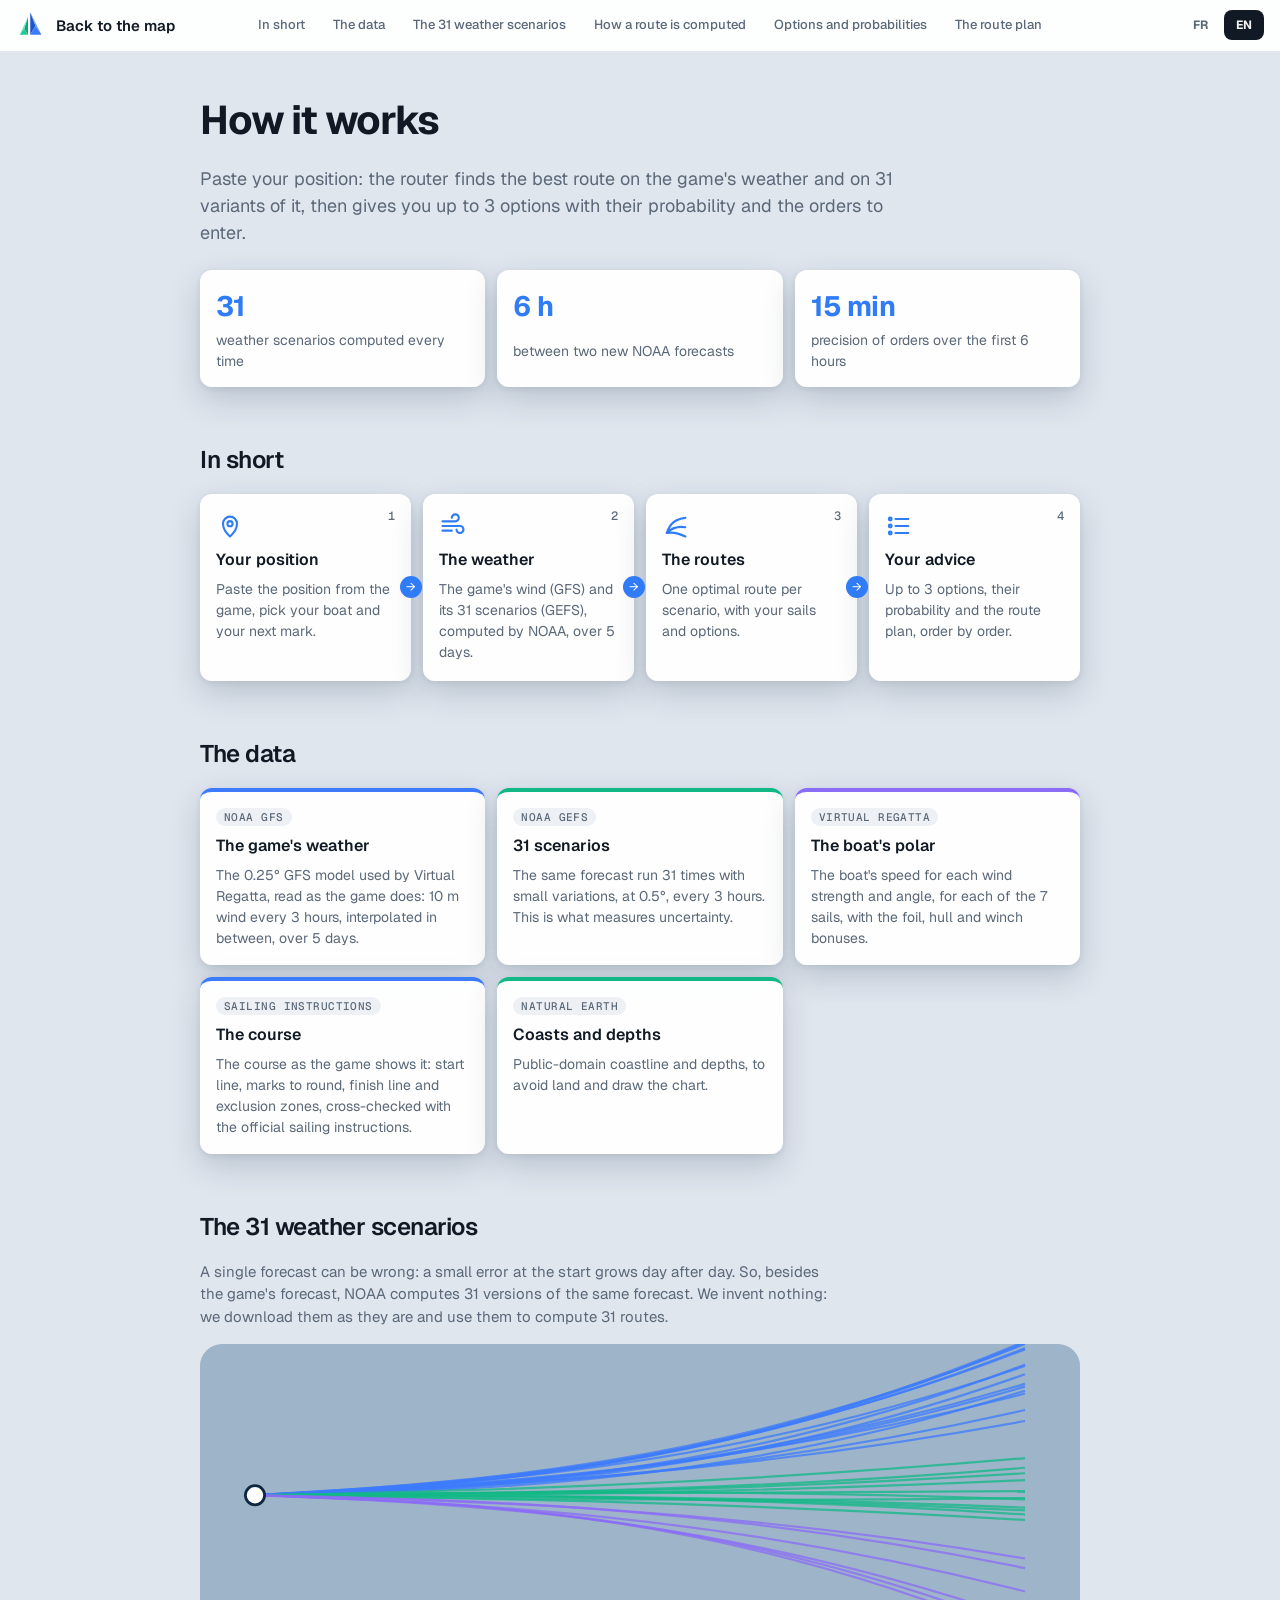
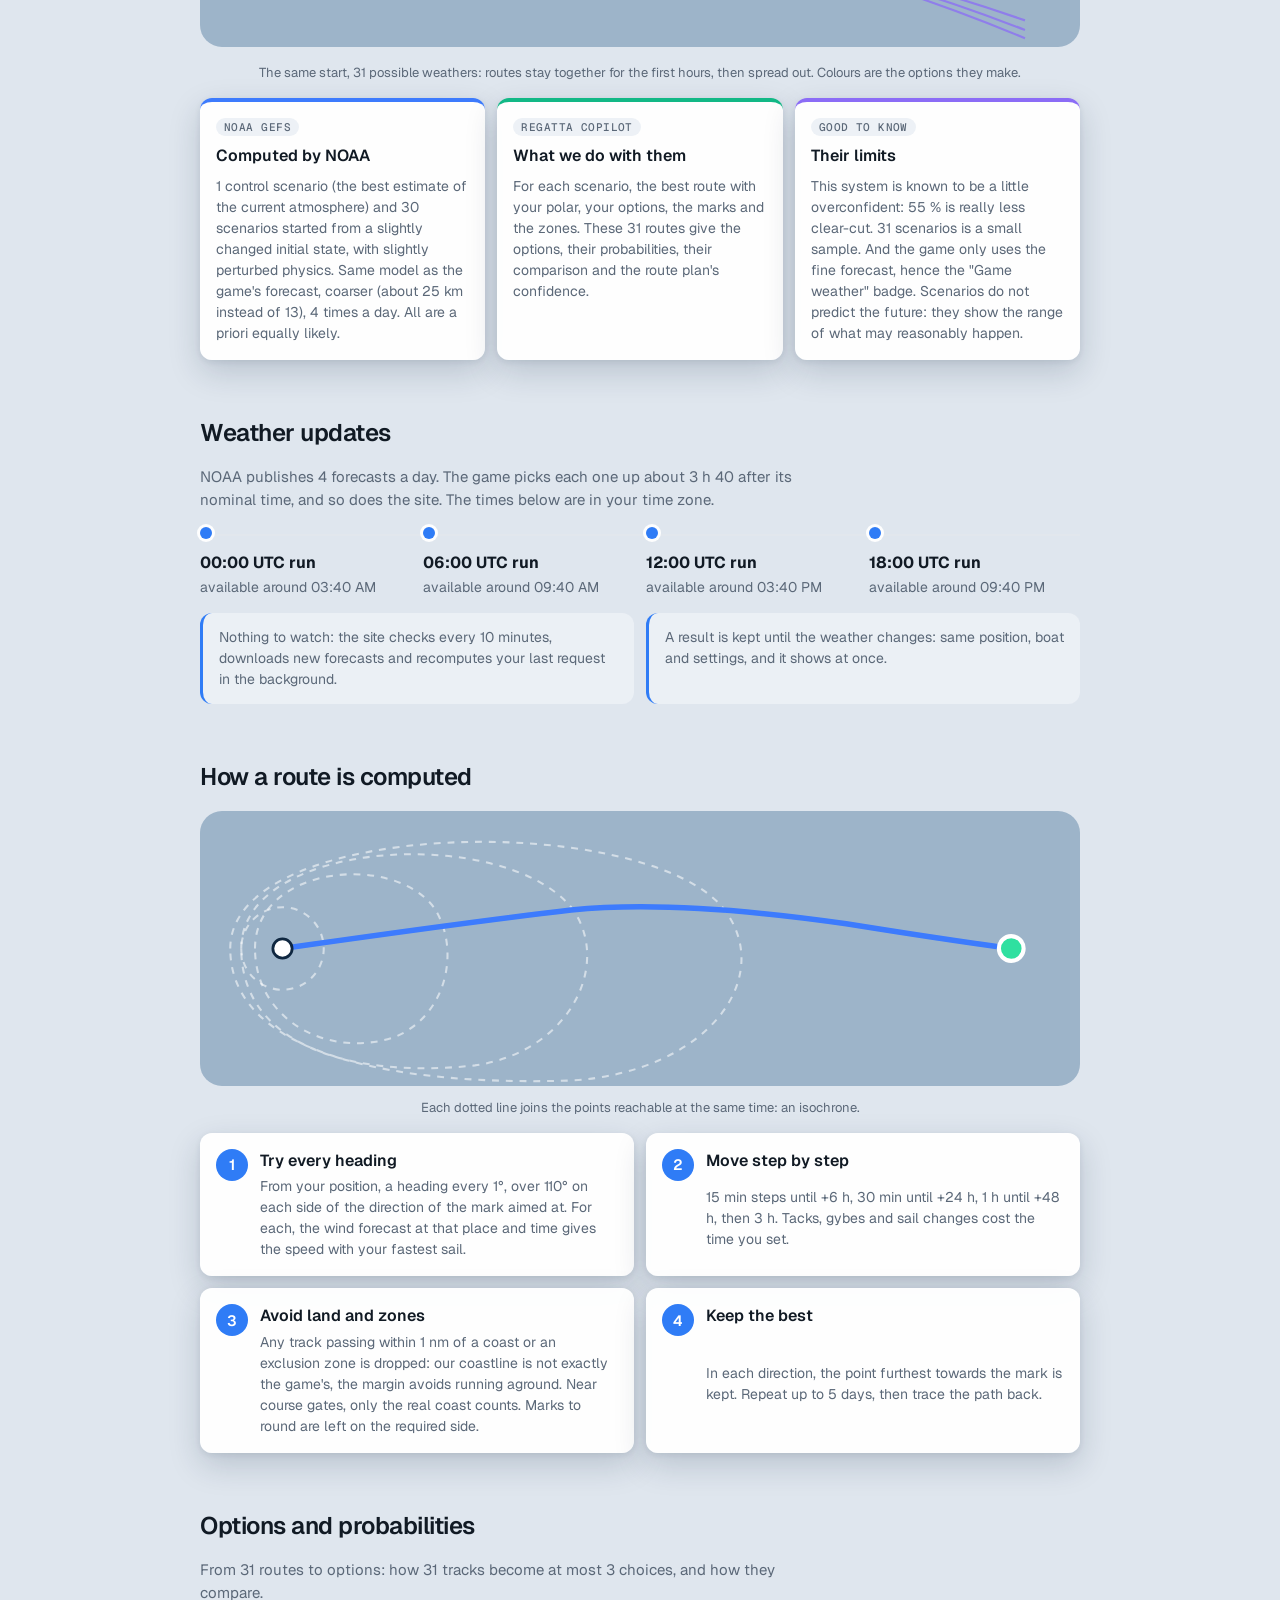
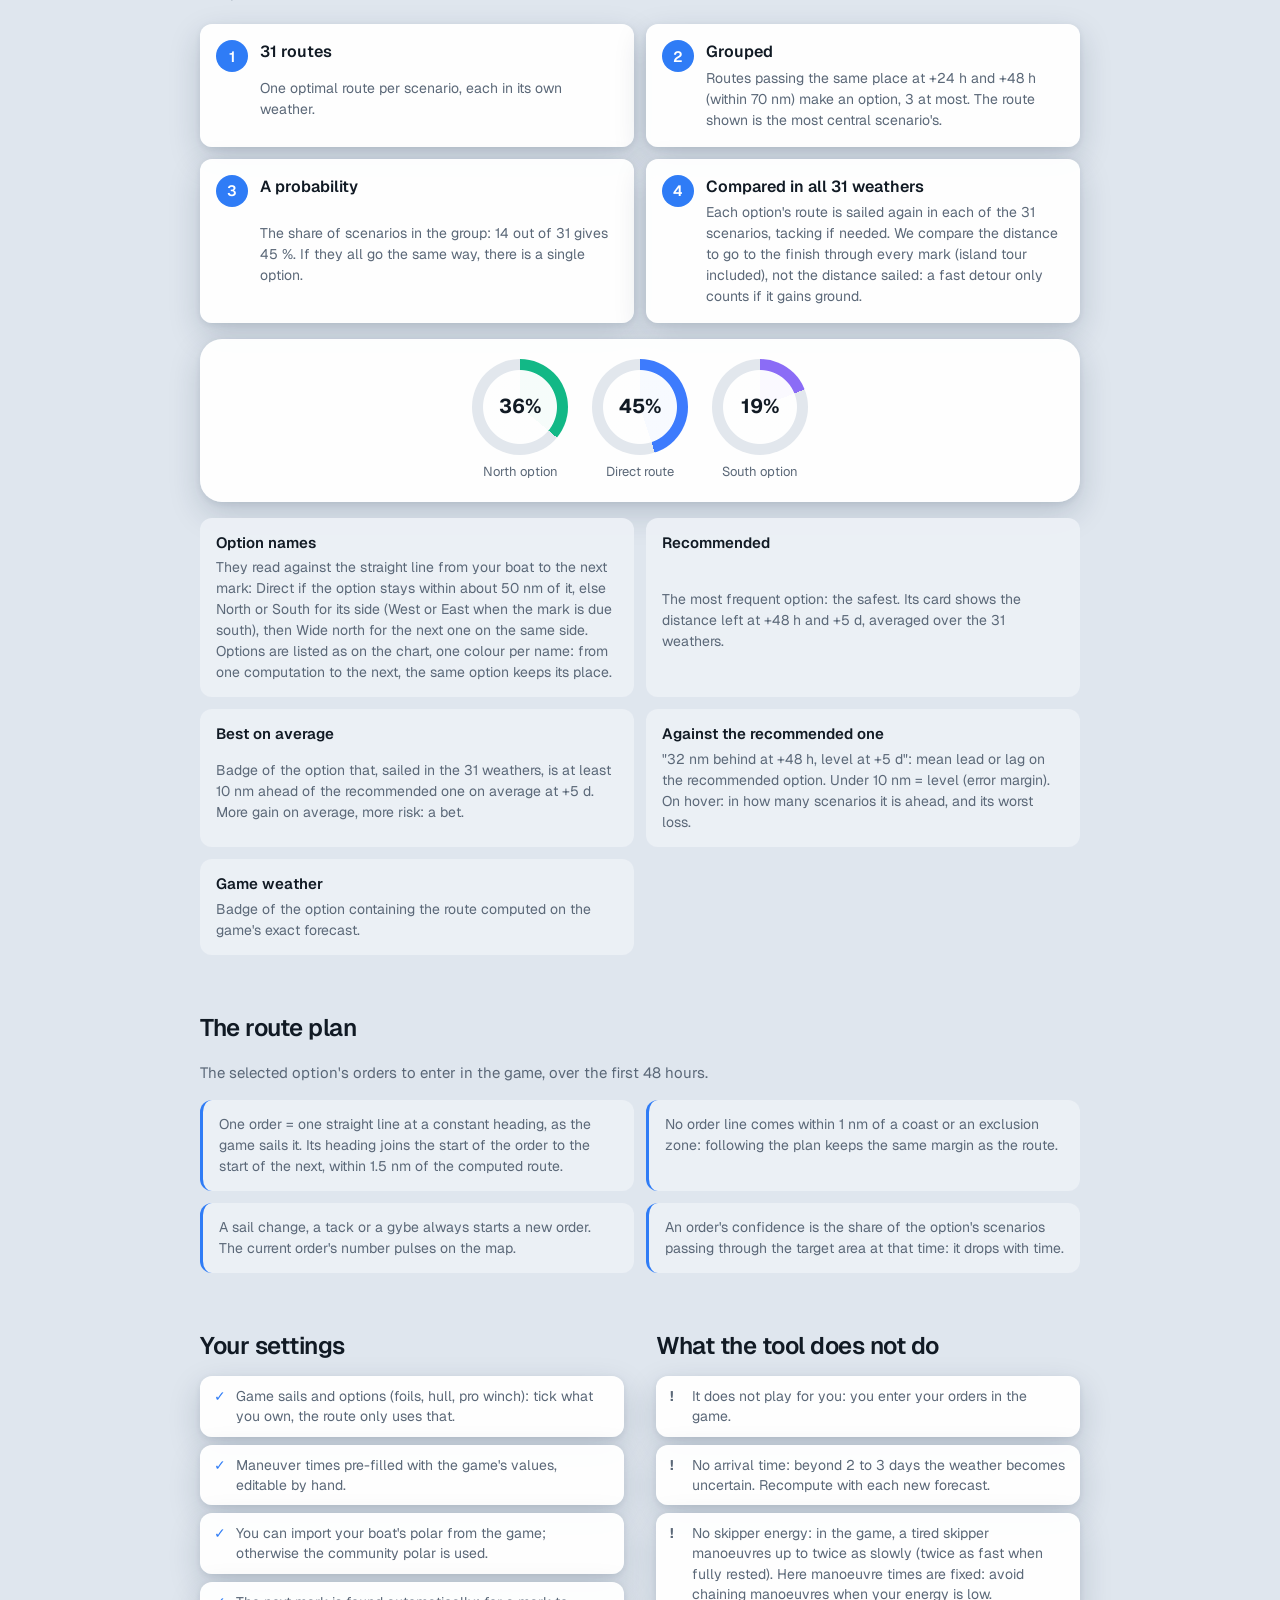
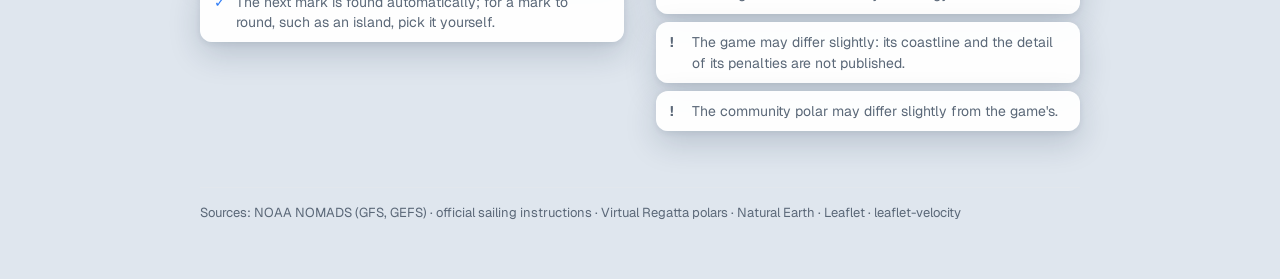
<file: frontend/how.html>
<!doctype html>
<html lang="fr">
<head>
<meta charset="utf-8">
<meta name="viewport" content="width=device-width, initial-scale=1, viewport-fit=cover">
<title>Regatta Copilot</title>
<link rel="preconnect" href="https://fonts.googleapis.com">
<link rel="preconnect" href="https://fonts.gstatic.com" crossorigin>
<link rel="stylesheet" href="https://fonts.googleapis.com/css2?family=Geist:wght@400;500;600;700&family=Geist+Mono:wght@400;500&display=swap">
<link rel="stylesheet" href="styles/app.css">
<link rel="stylesheet" href="styles/how.css">
<script type="module" src="src/how-main.js"></script>
</head>
<body class="how-body">
<header class="how-bar">
  <a class="how-back" href="index.html">
    <svg class="rail-logo" viewBox="0 0 40 40" aria-hidden="true">
      <path class="facet main-a" d="M19 3 L19 33 L26 21 Z"/>
      <path class="facet main-b" d="M19 3 L26 21 L34 33 Z"/>
      <path class="facet main-c" d="M19 33 L26 21 L34 33 Z"/>
      <path class="facet jib-a" d="M16 9 L16 33 L11 25 Z"/>
      <path class="facet jib-b" d="M16 9 L11 25 L5 33 Z"/>
      <path class="facet jib-c" d="M16 33 L11 25 L5 33 Z"/>
    </svg>
    <span data-i18n="how.back"></span>
  </a>
  <nav class="how-nav" data-i18n-attr="aria-label:how.nav">
    <a href="#flow" data-i18n="how.flow.title"></a>
    <a href="#data" data-i18n="how.data.title"></a>
    <a href="#scenarios" data-i18n="how.scenarios.title"></a>
    <a href="#method" data-i18n="how.route.title"></a>
    <a href="#options" data-i18n="how.options.title"></a>
    <a href="#plan" data-i18n="how.plan.title"></a>
  </nav>
  <div id="lang-picker" class="lang-picker how-lang" role="group" data-i18n-attr="aria-label:lang.label"></div>
</header>

<main class="how-page">
  <!-- Summary and three key figures -->
  <section class="how-hero">
    <h1 class="how-title" data-i18n="how.title"></h1>
    <p class="how-lead" data-i18n="how.lead"></p>
    <ul class="how-stats">
      <li><strong>31</strong><span data-i18n="how.stat.scenarios"></span></li>
      <li><strong>6 h</strong><span data-i18n="how.stat.refresh"></span></li>
      <li><strong>15 min</strong><span data-i18n="how.stat.step"></span></li>
    </ul>
  </section>

  <!-- In short: from the position to the advice -->
  <section id="flow" class="how-section">
    <h2 class="how-h2" data-i18n="how.flow.title"></h2>
    <ol class="how-flow">
      <li>
        <svg viewBox="0 0 24 24" aria-hidden="true"><path d="M12 21s-6-5.6-6-11a6 6 0 0 1 12 0c0 5.4-6 11-6 11z"/><circle cx="12" cy="10" r="2.2"/></svg>
        <h3 data-i18n="how.flow.1.title"></h3><p data-i18n="how.flow.1.text"></p>
      </li>
      <li>
        <svg viewBox="0 0 24 24" aria-hidden="true"><path d="M3 8h11a3 3 0 1 0-3-3M3 12h15a3 3 0 1 1-3 3M3 16h8"/></svg>
        <h3 data-i18n="how.flow.2.title"></h3><p data-i18n="how.flow.2.text"></p>
      </li>
      <li>
        <svg viewBox="0 0 24 24" aria-hidden="true"><path d="M4 18c3-8 7-12 16-13M4 18c4-4 9-6 16-5M4 18c5-1 10 0 16 3"/></svg>
        <h3 data-i18n="how.flow.3.title"></h3><p data-i18n="how.flow.3.text"></p>
      </li>
      <li>
        <svg viewBox="0 0 24 24" aria-hidden="true"><path d="M9 6h11M9 12h11M9 18h11"/><circle cx="4.5" cy="6" r="1.2"/><circle cx="4.5" cy="12" r="1.2"/><circle cx="4.5" cy="18" r="1.2"/></svg>
        <h3 data-i18n="how.flow.4.title"></h3><p data-i18n="how.flow.4.text"></p>
      </li>
    </ol>
  </section>

  <!-- Data sources -->
  <section id="data" class="how-section">
    <h2 class="how-h2" data-i18n="how.data.title"></h2>
    <div class="how-cards">
      <article class="how-card accent-blue">
        <span class="how-tag">NOAA GFS</span>
        <h3 data-i18n="how.data.gfs.title"></h3><p data-i18n="how.data.gfs.text"></p>
      </article>
      <article class="how-card accent-mint">
        <span class="how-tag">NOAA GEFS</span>
        <h3 data-i18n="how.data.gefs.title"></h3><p data-i18n="how.data.gefs.text"></p>
      </article>
      <article class="how-card accent-violet">
        <span class="how-tag" data-i18n="how.data.polar.tag"></span>
        <h3 data-i18n="how.data.polar.title"></h3><p data-i18n="how.data.polar.text"></p>
      </article>
      <article class="how-card accent-blue">
        <span class="how-tag" data-i18n="how.data.course.tag"></span>
        <h3 data-i18n="how.data.course.title"></h3><p data-i18n="how.data.course.text"></p>
      </article>
      <article class="how-card accent-mint">
        <span class="how-tag">Natural Earth</span>
        <h3 data-i18n="how.data.geo.title"></h3><p data-i18n="how.data.geo.text"></p>
      </article>
    </div>
  </section>

  <!-- The 31 GEFS scenarios: what they are, who computes them, what we do with them -->
  <section id="scenarios" class="how-section">
    <h2 class="how-h2" data-i18n="how.scenarios.title"></h2>
    <p class="how-text" data-i18n="how.scenarios.lead"></p>
    <svg class="how-figure how-fan" viewBox="0 0 640 220" aria-hidden="true">
        <path d="M40 110 C200 102 380 91 600 16" style="stroke: var(--route-1)"/>
        <path d="M40 110 C200 103 380 93 600 36" style="stroke: var(--route-1)"/>
        <path d="M40 110 C200 104 380 95 600 29" style="stroke: var(--route-1)"/>
        <path d="M40 110 C200 103 380 92 600 -1" style="stroke: var(--route-1)"/>
        <path d="M40 110 C200 103 380 91 600 -2" style="stroke: var(--route-1)"/>
        <path d="M40 110 C200 101 380 88 600 -0" style="stroke: var(--route-1)"/>
        <path d="M40 110 C200 106 380 100 600 22" style="stroke: var(--route-1)"/>
        <path d="M40 110 C200 102 380 90 600 3" style="stroke: var(--route-1)"/>
        <path d="M40 110 C200 107 380 103 600 34" style="stroke: var(--route-1)"/>
        <path d="M40 110 C200 104 380 96 600 31" style="stroke: var(--route-1)"/>
        <path d="M40 110 C200 104 380 96 600 56" style="stroke: var(--route-1)"/>
        <path d="M40 110 C200 105 380 98 600 48" style="stroke: var(--route-1)"/>
        <path d="M40 110 C200 101 380 89 600 4" style="stroke: var(--route-1)"/>
        <path d="M40 110 C200 105 380 99 600 15" style="stroke: var(--route-1)"/>
        <path d="M40 110 C200 109 380 108 600 90" style="stroke: var(--route-2)"/>
        <path d="M40 110 C200 110 380 110 600 119" style="stroke: var(--route-2)"/>
        <path d="M40 110 C200 108 380 105 600 113" style="stroke: var(--route-2)"/>
        <path d="M40 110 C200 107 380 102 600 83" style="stroke: var(--route-2)"/>
        <path d="M40 110 C200 110 380 111 600 121" style="stroke: var(--route-2)"/>
        <path d="M40 110 C200 110 380 109 600 99" style="stroke: var(--route-2)"/>
        <path d="M40 110 C200 109 380 107 600 107" style="stroke: var(--route-2)"/>
        <path d="M40 110 C200 112 380 115 600 128" style="stroke: var(--route-2)"/>
        <path d="M40 110 C200 109 380 108 600 94" style="stroke: var(--route-2)"/>
        <path d="M40 110 C200 112 380 115 600 112" style="stroke: var(--route-2)"/>
        <path d="M40 110 C200 110 380 110 600 124" style="stroke: var(--route-2)"/>
        <path d="M40 110 C200 115 380 122 600 214" style="stroke: var(--route-3)"/>
        <path d="M40 110 C200 116 380 124 600 180" style="stroke: var(--route-3)"/>
        <path d="M40 110 C200 113 380 118 600 163" style="stroke: var(--route-3)"/>
        <path d="M40 110 C200 114 380 119 600 156" style="stroke: var(--route-3)"/>
        <path d="M40 110 C200 116 380 125 600 201" style="stroke: var(--route-3)"/>
        <path d="M40 110 C200 115 380 123 600 208" style="stroke: var(--route-3)"/>
      <circle class="boat" cx="40" cy="110" r="7"/>
    </svg>
    <p class="how-caption" data-i18n="how.scenarios.caption"></p>
    <div class="how-cards">
      <article class="how-card accent-blue">
        <span class="how-tag">NOAA GEFS</span>
        <h3 data-i18n="how.scenarios.noaa.title"></h3><p data-i18n="how.scenarios.noaa.text"></p>
      </article>
      <article class="how-card accent-mint">
        <span class="how-tag" data-i18n="how.scenarios.ours.tag"></span>
        <h3 data-i18n="how.scenarios.ours.title"></h3><p data-i18n="how.scenarios.ours.text"></p>
      </article>
      <article class="how-card accent-violet">
        <span class="how-tag" data-i18n="how.scenarios.limits.tag"></span>
        <h3 data-i18n="how.scenarios.limits.title"></h3><p data-i18n="how.scenarios.limits.text"></p>
      </article>
    </div>
  </section>

  <!-- Weather refresh timeline -->
  <section id="refresh" class="how-section">
    <h2 class="how-h2" data-i18n="how.fresh.title"></h2>
    <p class="how-text" data-i18n="how.fresh.lead"></p>
    <ol id="run-timeline" class="how-timeline"></ol>
    <div class="how-callouts">
      <p class="how-callout" data-i18n="how.fresh.background"></p>
      <p class="how-callout" data-i18n="how.fresh.kept"></p>
    </div>
  </section>

  <!-- Isochrone method -->
  <section id="method" class="how-section">
    <h2 class="how-h2" data-i18n="how.route.title"></h2>
    <div class="how-method">
      <svg class="how-figure" viewBox="0 0 640 200" aria-hidden="true">
        <path class="iso" d="M60 100 m-30 0 a30 30 0 1 0 60 0 a30 30 0 1 0 -60 0"/>
        <path class="iso" d="M40 100 C40 40 140 30 170 70 C190 100 180 150 140 165 C90 180 40 150 40 100Z"/>
        <path class="iso" d="M30 100 C30 20 220 10 270 70 C300 110 270 175 200 185 C110 195 30 170 30 100Z"/>
        <path class="iso" d="M22 100 C22 5 320 0 380 70 C420 120 370 190 270 196 C150 200 22 180 22 100Z"/>
        <path class="route" d="M60 100 C130 90 200 80 270 72 C330 66 400 72 470 82 C520 90 560 96 590 100"/>
        <circle class="boat" cx="60" cy="100" r="7"/>
        <circle class="mark" cx="590" cy="100" r="9"/>
      </svg>
      <p class="how-caption" data-i18n="how.route.caption"></p>
      <ol class="how-steps">
        <li><h3 data-i18n="how.route.1.title"></h3><p data-i18n="how.route.1.text"></p></li>
        <li><h3 data-i18n="how.route.2.title"></h3><p data-i18n="how.route.2.text"></p></li>
        <li><h3 data-i18n="how.route.3.title"></h3><p data-i18n="how.route.3.text"></p></li>
        <li><h3 data-i18n="how.route.4.title"></h3><p data-i18n="how.route.4.text"></p></li>
      </ol>
    </div>
  </section>

  <!-- From scenarios to options: grouping, probability, comparison in all 31 weathers -->
  <section id="options" class="how-section">
    <h2 class="how-h2" data-i18n="how.options.title"></h2>
    <p class="how-text" data-i18n="how.options.lead"></p>
    <ol class="how-steps">
      <li><h3 data-i18n="how.options.1.title"></h3><p data-i18n="how.options.1.text"></p></li>
      <li><h3 data-i18n="how.options.2.title"></h3><p data-i18n="how.options.2.text"></p></li>
      <li><h3 data-i18n="how.options.3.title"></h3><p data-i18n="how.options.3.text"></p></li>
      <li><h3 data-i18n="how.options.4.title"></h3><p data-i18n="how.options.4.text"></p></li>
    </ol>
    <div class="how-example" aria-hidden="true">
      <div class="how-ring" style="--share: 36; --route: var(--route-2)"><span>36%</span><small data-i18n="option.name.north"></small></div>
      <div class="how-ring" style="--share: 45; --route: var(--route-1)"><span>45%</span><small data-i18n="option.name.direct"></small></div>
      <div class="how-ring" style="--share: 19; --route: var(--route-3)"><span>19%</span><small data-i18n="option.name.south"></small></div>
    </div>
    <dl class="how-terms">
      <div><dt data-i18n="how.options.names.title"></dt><dd data-i18n="how.options.names.text"></dd></div>
      <div><dt data-i18n="how.options.recommended.title"></dt><dd data-i18n="how.options.recommended.text"></dd></div>
      <div><dt data-i18n="how.options.best.title"></dt><dd data-i18n="how.options.best.text"></dd></div>
      <div><dt data-i18n="how.options.versus.title"></dt><dd data-i18n="how.options.versus.text"></dd></div>
      <div><dt data-i18n="how.options.game.title"></dt><dd data-i18n="how.options.game.text"></dd></div>
    </dl>
  </section>

  <!-- Route plan: orders the game can hold -->
  <section id="plan" class="how-section">
    <h2 class="how-h2" data-i18n="how.plan.title"></h2>
    <p class="how-text" data-i18n="how.plan.lead"></p>
    <div class="how-callouts">
      <p class="how-callout" data-i18n="how.plan.straight"></p>
      <p class="how-callout" data-i18n="how.plan.safe"></p>
      <p class="how-callout" data-i18n="how.plan.cuts"></p>
      <p class="how-callout" data-i18n="how.plan.confidence"></p>
    </div>
  </section>

  <!-- Settings and limits -->
  <section class="how-section how-two">
    <div>
      <h2 class="how-h2" data-i18n="how.settings.title"></h2>
      <ul class="how-list">
        <li data-i18n="how.settings.sails"></li>
        <li data-i18n="how.settings.maneuvers"></li>
        <li data-i18n="how.settings.polar"></li>
        <li data-i18n="how.settings.marks"></li>
      </ul>
    </div>
    <div>
      <h2 class="how-h2" data-i18n="how.limits.title"></h2>
      <ul class="how-list how-limits">
        <li data-i18n="how.limits.advice"></li>
        <li data-i18n="how.limits.horizon"></li>
        <li data-i18n="how.limits.energy"></li>
        <li data-i18n="how.limits.game"></li>
        <li data-i18n="how.limits.polar"></li>
      </ul>
    </div>
  </section>

  <p class="how-sources" data-i18n="how.sources"></p>
</main>
</body>
</html>
</file>
<file: frontend/styles/app.css>
/* Layout: the chart fills the screen; frosted-glass panels float over it. A slim icon rail on the left
   (bottom bar on phones) shows or hides each panel. Desktop grid: race form + route plan on the left,
   map tools top right, a dock of "set this now" tiles and option cards along the bottom.
   Look: calm slate sea, pale land, glowing target dots coloured by confidence, crisp sans-serif type;
   italic serif only for sea names, as on charts. Buoys follow IALA region A: port red, starboard green. */
:root {
  --page: #dfe6ee;
  --ink: #111a24;
  --muted: #5b6878;
  --line: #e2e7ed;
  --field: rgba(236, 241, 246, 0.95);
  --glass: rgba(255, 255, 255, 0.96);
  --glass-strong: rgba(255, 255, 255, 0.94);
  --glass-edge: rgba(255, 255, 255, 0.95);
  --glass-shadow: 0 12px 32px rgba(18, 38, 66, 0.18), 0 2px 6px rgba(18, 38, 66, 0.08);
  --map-tip: rgba(255, 255, 255, 0.72); /* labels on the chart: see-through, so the routes and wind show behind */
  --accent: #2f7cf6;
  --accent-ink: #ffffff;
  --tile-heading: #3d8bfd;
  --tile-heading-ink: #ffffff;
  --tile-sail: #2fe0a0;
  --tile-sail-ink: #05331f;

  --sea: #9db4c9;
  --depth-200: #8aa3bb;
  --depth-1000: #8099b2;
  --depth-2000: #7891ab;
  --depth-3000: #718aa4;
  --depth-4000: #6b849e;
  --depth-5000: #657e98;
  --depth-line: rgba(255, 255, 255, 0.22);
  --land: #eef1f4;
  --coast: #c4cdd7;
  --graticule: rgba(255, 255, 255, 0.3);
  --graticule-label: rgba(255, 255, 255, 0.88);
  --sea-label: rgba(255, 255, 255, 0.9);
  --restricted: #ff4fa3;
  --vigilance: #ffd23f;
  --buoy-start: #ff8a24;
  --buoy-gate: #ffd23f;
  --buoy-port: #e5322d;
  --buoy-starboard: #1fae4b;
  --barb: #ffffff;
  --wind-1: #a5d8ff;
  --wind-2: #63e6be;
  --wind-3: #b2f26b;
  --wind-4: #ffe066;
  --wind-5: #ffa94d;
  --wind-6: #ff6b6b;
  --wind-7: #f783ac;
  --ideal-halo: #ffffff;
  --ideal-line: #0f2740;

  --route-1: #3d7bfd;
  --route-2: #12b886;
  --route-3: #8b6cf6;
  --route-4: #0c9fb8;
  --route-5: #d6336c;
  --gain: #2b8a3e;
  --loss: #e03131;
  /* Confidence = intensity of one blue, not a traffic light. Zones on the map glow white over the slate sea. */
  --conf-high: #2f6fed;
  --conf-medium: #7ea8f3;
  --conf-low: #c3d1ea;
  --conf-high-ink: #1d56c7;
  --conf-medium-ink: #4f74b8;
  --conf-low-ink: #7a879b;
  --zone-high: #ffffff;
  --zone-medium: #dce8ff;
  --zone-low: #a9bad3;
  --tile-speed: #111a24;
  --tile-speed-ink: #ffffff;

  --font-ui: "Geist", "Helvetica Neue", Arial, system-ui, sans-serif;
  --font-mono: "Geist Mono", ui-monospace, Menlo, monospace;
  --radius: 22px;
  --radius-small: 12px;
  --rail: 72px;
}
@media (prefers-color-scheme: dark) {
  :root:not([data-theme="light"]) {
    --page: #0b141e; --ink: #edf2f7; --muted: #9aaabb; --line: rgba(255, 255, 255, 0.09); --field: rgba(255, 255, 255, 0.07);
    --glass: rgba(16, 26, 38, 0.95); --glass-strong: rgba(16, 26, 38, 0.94); --glass-edge: rgba(255, 255, 255, 0.08);
    --glass-shadow: 0 12px 32px rgba(0, 0, 0, 0.45);
    --map-tip: rgba(16, 26, 38, 0.7);
    --accent: #5b9dff; --accent-ink: #06121f; --tile-heading: #3d8bfd; --tile-heading-ink: #ffffff; --tile-sail: #2fe0a0; --tile-sail-ink: #05331f;
    --sea: #1b2d40; --depth-200: #182a3c; --depth-1000: #162637; --depth-2000: #142333; --depth-3000: #12202f;
    --depth-4000: #101d2b; --depth-5000: #0e1a27; --depth-line: rgba(160, 200, 235, 0.14); --land: #2a3542; --coast: #3f4c5b;
    --graticule: rgba(190, 215, 240, 0.16); --graticule-label: rgba(190, 215, 240, 0.6); --sea-label: rgba(190, 215, 240, 0.75);
    --ideal-halo: #ffffff; --ideal-line: #ffffff;
    --conf-high: #6ea8ff; --conf-medium: #3f6db5; --conf-low: #2a3d5c; --conf-high-ink: #8dbbff; --conf-medium-ink: #6f95d6; --conf-low-ink: #7d8ba0;
    --route-1: #6ea8ff; --route-2: #38d9a9; --route-3: #a991fa; --route-4: #66d9e8; --route-5: #f06595; --gain: #51cf66; --loss: #ff6b6b; --tile-speed: #edf2f7; --tile-speed-ink: #111a24;
    color-scheme: dark;
  }
}
:root[data-theme="dark"] {
  --page: #0b141e; --ink: #edf2f7; --muted: #9aaabb; --line: rgba(255, 255, 255, 0.09); --field: rgba(255, 255, 255, 0.07);
  --glass: rgba(16, 26, 38, 0.95); --glass-strong: rgba(16, 26, 38, 0.94); --glass-edge: rgba(255, 255, 255, 0.08);
  --glass-shadow: 0 12px 32px rgba(0, 0, 0, 0.45);
  --map-tip: rgba(16, 26, 38, 0.7);
  --accent: #5b9dff; --accent-ink: #06121f; --tile-heading: #3d8bfd; --tile-heading-ink: #ffffff; --tile-sail: #2fe0a0; --tile-sail-ink: #05331f;
  --sea: #1b2d40; --depth-200: #182a3c; --depth-1000: #162637; --depth-2000: #142333; --depth-3000: #12202f;
  --depth-4000: #101d2b; --depth-5000: #0e1a27; --depth-line: rgba(160, 200, 235, 0.14); --land: #2a3542; --coast: #3f4c5b;
  --graticule: rgba(190, 215, 240, 0.16); --graticule-label: rgba(190, 215, 240, 0.6); --sea-label: rgba(190, 215, 240, 0.75);
  --ideal-halo: #ffffff; --ideal-line: #ffffff;
  --conf-high: #6ea8ff; --conf-medium: #3f6db5; --conf-low: #2a3d5c; --conf-high-ink: #8dbbff; --conf-medium-ink: #6f95d6; --conf-low-ink: #7d8ba0;
    --route-1: #6ea8ff; --route-2: #38d9a9; --route-3: #a991fa; --route-4: #66d9e8; --route-5: #f06595; --gain: #51cf66; --loss: #ff6b6b; --tile-speed: #edf2f7; --tile-speed-ink: #111a24;
  color-scheme: dark;
}

html, body { height: 100%; }
body {
  margin: 0;
  background: var(--page);
  color: var(--ink);
  font: 15px/1.45 var(--font-ui);
  -webkit-font-smoothing: antialiased;
}
button, input, select { font: inherit; color: inherit; }
:focus-visible { outline: 3px solid var(--accent); outline-offset: 2px; }

/* The chart */
.map { position: fixed; inset: 0; z-index: 0; background: var(--sea); }
.leaflet-container { background: var(--sea); font: inherit; }
.leaflet-bar { border: 0 !important; box-shadow: var(--glass-shadow) !important; border-radius: var(--radius-small) !important; overflow: hidden; }
.leaflet-bar a { background: var(--glass-strong); color: var(--ink); border-color: var(--line); }
.leaflet-control-attribution { background: var(--glass) !important; color: var(--muted); border-radius: 8px 0 0 0; }
.leaflet-control-attribution a { color: var(--ink); }
.leaflet-tooltip {
  border: 0; border-radius: 10px; box-shadow: 0 4px 14px rgba(0, 0, 0, 0.18); font-weight: 600;
  background: var(--map-tip); color: var(--ink); -webkit-backdrop-filter: blur(6px); backdrop-filter: blur(6px);
}
.leaflet-tooltip-top::before { border-top-color: var(--map-tip); }
.leaflet-tooltip-bottom::before { border-bottom-color: var(--map-tip); }
.leaflet-tooltip-left::before { border-left-color: var(--map-tip); }
.leaflet-tooltip-right::before { border-right-color: var(--map-tip); }
.graticule-label span { display: inline-block; font: 500 0.6875rem/1 var(--font-mono); color: var(--graticule-label); white-space: nowrap; }
.graticule-label.lat span { transform: translate(0, -120%); }
.graticule-label.lon span { transform: translate(4px, -120%); }
/* Leaflet positions markers with an inline transform: offsets go on the inner span. */
.sea-label span {
  display: inline-block; font: 500 0.75rem/1 var(--font-ui); color: var(--sea-label); letter-spacing: 0.32em;
  text-transform: uppercase; white-space: nowrap; transform: translate(-50%, -50%);
}
.boat-icon span { display: block; width: 28px; height: 28px; transform-origin: 50% 50%; }
.boat-icon svg { fill: #ffffff; stroke: var(--ideal-line); stroke-width: 1.6; filter: drop-shadow(0 2px 4px rgba(0, 0, 0, 0.45)); }
.wind-barbs { position: absolute; pointer-events: none; }
.leg-marker span {
  display: grid; place-items: center; width: 12px; height: 12px; border-radius: 50%; box-sizing: border-box;
  background: #ffffff; color: var(--ideal-line); border: 1.5px solid var(--route-1);
  font: 700 0.4375rem/1 var(--font-ui); letter-spacing: -0.03em; box-shadow: 0 1px 2px rgba(0, 0, 0, 0.35); cursor: pointer;
}
.leg-marker.current span { background: var(--route-1); color: #ffffff; transform: scale(1.25); animation: leg-pulse 1.6s ease-out infinite; }
@keyframes leg-pulse {
  0% { box-shadow: 0 0 0 0 color-mix(in srgb, var(--route-1) 70%, transparent), 0 1px 2px rgba(0, 0, 0, 0.35); }
  100% { box-shadow: 0 0 0 8px transparent, 0 1px 2px rgba(0, 0, 0, 0.35); }
}
.leaflet-tooltip.boat-label { font-size: 0.75rem; font-weight: 600; border: 2px solid var(--route-1); }
.boat-label-title { font-weight: 400; opacity: 0.8; }
.zone-glow span {
  display: block; width: 44px; height: 44px; border-radius: 50%;
  background: radial-gradient(circle, var(--glow) 0 5px, color-mix(in srgb, var(--glow) 55%, transparent) 6px, transparent 70%);
  animation: glow-pulse 3.2s ease-in-out infinite;
}
.zone-glow.high { --glow: var(--zone-high); }
.zone-glow.medium { --glow: var(--zone-medium); }
.zone-glow.low { --glow: var(--zone-low); }
@keyframes glow-pulse { 50% { transform: scale(1.18); opacity: 0.85; } }

/* "Computing your route…" pill, visible even when the panels are collapsed */
.compute-status {
  position: fixed; z-index: 25; top: max(44px, env(safe-area-inset-top, 0px)); left: 50%; transform: translateX(-50%);
  margin: 0; padding: 8px 16px; border-radius: 999px; font-size: 0.875rem; font-weight: 600;
  background: var(--ink); color: var(--glass-strong); box-shadow: var(--glass-shadow); white-space: nowrap;
}
.compute-status::before {
  content: ""; display: inline-block; width: 10px; height: 10px; margin-right: 8px; border-radius: 50%;
  border: 2px solid currentColor; border-right-color: transparent; vertical-align: -1px; animation: spin 0.8s linear infinite;
}
@keyframes spin { to { transform: rotate(360deg); } }
.weather-update {
  position: fixed; z-index: 25; top: max(44px, env(safe-area-inset-top, 0px)); left: 50%; transform: translateX(-50%);
  width: max-content; max-width: calc(100vw - 32px); display: flex; flex-wrap: wrap; align-items: center; gap: 8px 12px;
  padding: 8px 8px 8px 16px; border-radius: 16px; font-size: 0.875rem; font-weight: 600;
}
.weather-update[hidden] { display: none; }

/* Position under the mouse, top centre (compare with the game's cursor coordinates) */
.cursor-coords {
  position: fixed; z-index: 25; top: 8px; left: 50%; transform: translateX(-50%); margin: 0; padding: 4px 12px;
  border-radius: 999px; background: var(--glass-strong); box-shadow: var(--glass-shadow); pointer-events: none;
  font: 500 0.8125rem var(--font-mono); font-variant-numeric: tabular-nums; white-space: nowrap;
}

/* Glass panels */
.glass {
  background: var(--glass);
  border: 1px solid var(--glass-edge);
  box-shadow: var(--glass-shadow);
}
.panel { border-radius: var(--radius); padding: 20px; }
.panel-head { display: grid; gap: 2px; margin-bottom: 14px; }
.panel-title { margin: 0; font-size: 1.0625rem; font-weight: 700; display: flex; align-items: center; gap: 6px; }
.panel-subtitle { color: var(--muted); font-size: 0.8125rem; }
.fine-print { margin: 0; font-size: 0.75rem; color: var(--muted); }

/* Icon rail */
.rail {
  position: fixed; z-index: 30; left: 0; top: 0; bottom: 0; width: var(--rail);
  display: flex; flex-direction: column; align-items: center; gap: 28px;
  padding-block: max(20px, env(safe-area-inset-top, 0px)) max(20px, env(safe-area-inset-bottom, 0px));
  padding-left: env(safe-area-inset-left, 0px);
  background: var(--glass-strong); box-shadow: 1px 0 0 var(--line);
}
.rail-logo { width: 40px; height: 40px; flex-shrink: 0; }
.facet { stroke: none; }
.main-a { fill: #1d56c7; } .main-b { fill: #6ea8ff; } .main-c { fill: #3d7bfd; }
.jib-a { fill: #0ca678; } .jib-b { fill: #63e6be; } .jib-c { fill: #20c997; }
.rail-button[data-current="light"] .icon-sun, .rail-button[data-current="dark"] .icon-moon { display: none; }
.rail-group { display: flex; flex-direction: column; align-items: center; gap: 10px; }
.rail-bottom { margin-top: auto; }
.rail-button {
  width: 44px; height: 44px; display: grid; place-items: center; border: 0; border-radius: 12px;
  background: transparent; color: var(--muted); cursor: pointer;
}
.rail-button svg { width: 22px; height: 22px; fill: none; stroke: currentColor; stroke-width: 1.7; stroke-linecap: round; stroke-linejoin: round; }
.rail-button:hover { background: var(--field); color: var(--ink); }
.rail-button[aria-pressed="true"] { background: color-mix(in srgb, var(--accent) 14%, transparent); color: var(--accent); }
.lang-picker { display: flex; flex-direction: column; gap: 4px; }
.lang-button { border: 0; background: transparent; color: var(--muted); padding: 4px 8px; font-weight: 700; font-size: 0.75rem; cursor: pointer; min-width: 40px; min-height: 30px; border-radius: 8px; }
.lang-button[aria-pressed="true"] { background: var(--ink); color: var(--glass-strong); }

/* Overlay: desktop grid over the chart; clicks pass through the gaps to the map */
.overlay { position: relative; z-index: 10; pointer-events: none; }
.overlay > * { pointer-events: auto; }
@media (min-width: 1000px) {
  .overlay {
    position: fixed; inset: 0 0 0 var(--rail); padding: 20px;
    display: grid; gap: 16px;
    grid-template-columns: minmax(320px, 370px) minmax(0, 1fr) minmax(320px, 380px);
    grid-template-rows: minmax(0, 1fr) auto;
    grid-template-areas: "form . tools" "dock dock tools";
  }
  .form-panel { grid-area: form; align-self: start; max-height: 100%; overflow-y: auto; box-sizing: border-box; }
  .tools { grid-area: tools; align-self: stretch; min-height: 0; display: flex; flex-direction: column; gap: 12px; }
  .plan-panel { flex: 0 1 auto; min-height: 0; overflow-y: auto; }
  .dock { grid-area: dock; }
}
@media (max-width: 999px) {
  .rail {
    top: auto; right: 0; width: auto; height: 60px; flex-direction: row; justify-content: space-around; gap: 8px;
    padding-block: 6px max(6px, env(safe-area-inset-bottom, 0px));
    padding-left: max(12px, env(safe-area-inset-left, 0px)); padding-right: max(12px, env(safe-area-inset-right, 0px));
    box-shadow: 0 -1px 0 var(--line);
  }
  .rail-logo { display: none; }
  .rail-group:not(.rail-bottom) { display: none; } /* panels scroll on phones: no need to hide them */
  .rail-bottom { width: 100%; justify-content: space-around; }
  .rail-group, .rail-bottom, .lang-picker { flex-direction: row; margin: 0; }
  .overlay {
    display: grid; gap: 14px; padding: 50vh max(12px, env(safe-area-inset-right, 0px)) 84px max(12px, env(safe-area-inset-left, 0px));
    grid-template-columns: minmax(0, 1fr);
    grid-template-areas: "form" "dock" "tools";
  }
  .form-panel { grid-area: form; }
  .tools { grid-area: tools; display: grid; gap: 14px; }
  .dock { grid-area: dock; flex-direction: column; }
  .now-panel { width: 100%; }
}

/* Race card */
.form-panel { display: grid; gap: 12px; }
.visually-hidden { position: absolute; width: 1px; height: 1px; overflow: hidden; clip: rect(0 0 0 0); white-space: nowrap; }
.race-title { margin: 0; }
.race-select {
  appearance: none; -webkit-appearance: none; width: 100%; min-height: 0; padding: 0 28px 0 0; border: 0; border-radius: 0;
  background: transparent url("data:image/svg+xml,%3Csvg xmlns='http://www.w3.org/2000/svg' viewBox='0 0 24 24' fill='none' stroke='%235b6878' stroke-width='2.2' stroke-linecap='round'%3E%3Cpath d='M6 9l6 6 6-6'/%3E%3C/svg%3E") right center / 18px no-repeat;
  font-size: 1.625rem; font-weight: 600; letter-spacing: -0.03em; line-height: 1.15; cursor: pointer;
}
.race-header { display: grid; gap: 10px; }
.race-route { display: grid; grid-template-columns: auto minmax(0, 1fr) auto; align-items: center; gap: 10px; font-size: 0.875rem; font-weight: 600; }
.race-route-line { position: relative; height: 24px; display: grid; place-items: center; }
.race-route-line::before { content: ""; position: absolute; inset: 50% 0 auto; border-top: 2px dashed var(--line); }
.race-route-line svg { position: relative; width: 22px; height: 22px; padding: 0 6px; background: var(--glass-strong); }
.race-route-line svg path:first-child { fill: var(--tile-heading); }
.race-route-line svg path:last-child { fill: none; stroke: var(--tile-heading); stroke-width: 1.6; stroke-linecap: round; }
.race-meta { display: flex; align-items: center; justify-content: space-between; gap: 10px; font-size: 0.8125rem; color: var(--muted); }
.status-pill { display: inline-flex; align-items: center; gap: 6px; padding: 3px 10px; border-radius: 999px; font-weight: 600; background: var(--field); color: var(--ink); }
.status-pill::before { content: ""; width: 7px; height: 7px; border-radius: 50%; background: var(--muted); }
.status-pill.upcoming::before { background: var(--tile-heading); }
.status-pill.racing::before { background: var(--tile-sail); box-shadow: 0 0 0 3px color-mix(in srgb, var(--tile-sail) 30%, transparent); }
.form-body { display: grid; gap: 10px; padding-top: 12px; border-top: 1px solid var(--line); }
.field { display: grid; gap: 6px; min-width: 0; }
.boat-field { border: 0; margin: 0; padding: 0; }
.field-label { padding: 0; font-size: 0.75rem; font-weight: 600; color: var(--muted); text-transform: uppercase; letter-spacing: 0.06em; }
.boat-picker { display: flex; gap: 6px; overflow-x: auto; scrollbar-width: none; }
.boat-pill { flex-shrink: 0; }
.boat-pill { position: relative; }
.boat-pill input { position: absolute; opacity: 0; inset: 0; margin: 0; cursor: pointer; }
.boat-pill span {
  display: inline-block; padding: 6px 12px; border-radius: 999px; font-size: 0.8125rem; font-weight: 600;
  background: var(--field); color: var(--muted); border: 1px solid transparent;
}
.boat-pill input:checked + span { background: var(--ink); color: var(--glass-strong); }
.boat-pill input:focus-visible + span { outline: 3px solid var(--accent); outline-offset: 2px; }
select, input[type="text"], input[type="number"] {
  width: 100%; box-sizing: border-box; min-height: 44px; padding: 8px 12px;
  border: 1px solid var(--line); border-radius: var(--radius-small); background: var(--field);
}
.position-field { border: 0; margin: 0; padding: 0; }
/* Degrees / minutes / seconds boxes and a hemisphere button, one row per axis */
.position-fields { display: grid; gap: 6px; }
.position-row { display: grid; grid-template-columns: 36px repeat(3, minmax(0, 1fr)) 44px; gap: 6px; align-items: center; }
.position-axis { font-size: 0.75rem; font-weight: 600; color: var(--muted); }
.position-cell { position: relative; display: block; }
.position-fields input.position-part {
  min-height: 44px; padding: 8px 20px 8px 10px; text-align: right; font-family: var(--font-mono); font-size: 1rem;
}
.position-fields input.position-part[aria-invalid="true"] { border-color: #c2410c; }
.position-unit { position: absolute; right: 8px; top: 50%; transform: translateY(-50%); font-family: var(--font-mono); color: var(--muted); pointer-events: none; }
.position-hemisphere {
  min-height: 44px; border: 0; border-radius: var(--radius-small); background: var(--ink); color: var(--glass-strong);
  font-weight: 700; cursor: pointer;
}
.position-hemisphere:focus-visible { outline: 3px solid var(--accent); outline-offset: 2px; }
.position-feedback { margin: -4px 0 0; font-size: 0.75rem; color: var(--muted); }
.position-feedback[data-state="ok"] { display: none; }
.position-feedback[data-state="ok"] { color: var(--conf-high-ink); }
.position-feedback[data-state="error"] { color: #c2410c; }
.submit {
  min-height: 50px; border: 0; border-radius: 14px; cursor: pointer; display: flex; align-items: center; justify-content: center; gap: 10px;
  background: var(--tile-heading); color: var(--tile-heading-ink); font-size: 1rem; font-weight: 600;
  transition: transform 0.12s, box-shadow 0.12s;
}
.submit svg { width: 18px; height: 18px; fill: none; stroke: currentColor; stroke-width: 2.2; stroke-linecap: round; stroke-linejoin: round; }
.submit:hover:not(:disabled) { transform: translateY(-1px); box-shadow: 0 8px 18px color-mix(in srgb, var(--tile-heading) 40%, transparent); }
.submit:disabled { opacity: 0.75; cursor: progress; }

/* Collapsible panels: form → summary line, bottom dock → slides down, right column → slides right */
.form-summary { display: none; }
.text-button { border: 0; background: none; padding: 4px 0; color: var(--accent); font-weight: 600; cursor: pointer; }
#route-form[data-collapsed="true"] { gap: 6px; padding-block: 16px; }
#route-form[data-collapsed="true"] .form-body, #route-form[data-collapsed="true"] .race-header { display: none; }
#route-form[data-collapsed="true"] .race-select { font-size: 1.25rem; pointer-events: none; background-image: none; }
#route-form[data-collapsed="true"] .form-summary { display: flex; justify-content: space-between; align-items: center; gap: 12px; }
.form-summary-text { font: 500 0.8125rem/1.3 var(--font-mono); color: var(--muted); min-width: 0; }
.collapse-toggle {
  position: absolute; z-index: 2; width: 30px; height: 30px; padding: 0; display: grid; place-items: center; cursor: pointer;
  border: 0; border-radius: 50%; background: var(--field); color: var(--muted);
}
.collapse-toggle:hover { color: var(--ink); }
.collapse-toggle svg { width: 16px; height: 16px; fill: none; stroke: currentColor; stroke-width: 2.2; stroke-linecap: round; stroke-linejoin: round; transition: transform 0.3s; }
.dock { position: relative; transition: transform 0.35s ease; }
.collapse-toggle.bottom { top: -15px; left: 50%; transform: translateX(-50%); background: var(--glass-strong); box-shadow: var(--glass-shadow); }
.dock[data-collapsed="true"] { transform: translateY(calc(100% - 14px)); cursor: pointer; }
.dock[data-collapsed="true"] .collapse-toggle svg { transform: rotate(180deg); }
@media (min-width: 1000px) {
  .tools { position: relative; transition: transform 0.35s ease; }
  .tools[data-collapsed="true"] { transform: translateX(calc(100% - 14px)); cursor: pointer; }
  .tools[data-collapsed="true"] > :not(.collapse-toggle) { opacity: 0.85; }
  .collapse-toggle.side { top: 50%; left: -15px; transform: translateY(-50%); background: var(--glass-strong); box-shadow: var(--glass-shadow); }
  .tools[data-collapsed="true"] .collapse-toggle svg { transform: rotate(180deg); }
}
@media (max-width: 999px) {
  .collapse-toggle.side, .collapse-toggle.bottom { display: none; }
}

/* Route plan list */
.plan-list { list-style: none; margin: 0; padding: 0; display: grid; gap: 4px; }
.plan-step {
  width: 100%; display: grid; grid-template-columns: 62px minmax(0, 1fr) auto; gap: 10px; align-items: center;
  padding: 10px; border: 0; border-radius: 14px; background: transparent; text-align: left; cursor: pointer;
}
.plan-step:hover { background: var(--field); }
.plan-step[aria-pressed="true"] { background: color-mix(in srgb, var(--accent) 12%, transparent); }
.plan-when { display: grid; }
.plan-number {
  display: inline-grid; place-items: center; width: 20px; height: 20px; margin-bottom: 4px; border-radius: 50%;
  border: 2px solid var(--route-1); font-size: 0.6875rem; font-weight: 700;
}
.plan-step[aria-pressed="true"] .plan-number { background: var(--route-1); color: #ffffff; }
.plan-hours { font-weight: 700; font-size: 1rem; font-variant-numeric: tabular-nums; }
.plan-time { font-size: 0.75rem; color: var(--muted); }
.plan-main { display: grid; gap: 1px; min-width: 0; }
.plan-order { display: flex; flex-wrap: wrap; align-items: baseline; gap: 4px 8px; font-weight: 600; }
.plan-speed {
  display: inline-flex; align-items: baseline; gap: 5px; padding: 1px 8px; border-radius: 999px;
  background: color-mix(in srgb, var(--route-1) 16%, transparent); color: var(--ink);
  font-weight: 700; font-variant-numeric: tabular-nums; white-space: nowrap;
}
.plan-speed-kmh { font-size: 0.6875rem; font-weight: 500; color: var(--muted); }
.plan-wind { font-size: 0.75rem; color: var(--muted); font-variant-numeric: tabular-nums; }
.plan-position { font: 500 0.75rem/1.3 var(--font-mono); color: var(--muted); }
.plan-duration { padding: 3px 8px; border-radius: 999px; background: var(--field); font-size: 0.75rem; font-weight: 600; font-variant-numeric: tabular-nums; white-space: nowrap; }
.plan-confidence { display: grid; gap: 3px; justify-items: end; }
.confidence-bar { width: 100%; height: 6px; border-radius: 3px; background: var(--line); position: relative; overflow: hidden; }
.confidence-bar::after { content: ""; position: absolute; inset: 0 auto 0 0; width: var(--share); border-radius: 3px; background: var(--level); }
.plan-confidence[data-level="high"] { --level: var(--conf-high); --level-ink: var(--conf-high-ink); }
.plan-confidence[data-level="medium"] { --level: var(--conf-medium); --level-ink: var(--conf-medium-ink); }
.plan-confidence[data-level="low"] { --level: var(--conf-low); --level-ink: var(--conf-low-ink); }
.confidence-value { font-size: 0.75rem; font-weight: 700; color: var(--level-ink); font-variant-numeric: tabular-nums; }

/* Map tools and route plan (right column) */
.map-controls { border-radius: var(--radius); padding: 14px; display: grid; gap: 10px; }
.legend-panel { border-radius: var(--radius); padding: 12px 14px; display: grid; gap: 6px; }
.legend-panel summary { cursor: pointer; font-size: 0.8125rem; font-weight: 600; color: var(--muted); }
.legend-panel details[open] summary { margin-bottom: 8px; }
.refresh-line { margin: 0; display: flex; align-items: center; gap: 8px; font-size: 0.8125rem; font-weight: 600; }
.refresh-dot { width: 8px; height: 8px; border-radius: 50%; background: var(--tile-sail); box-shadow: 0 0 0 4px color-mix(in srgb, var(--tile-sail) 25%, transparent); flex-shrink: 0; }
.chip-group { display: flex; flex-wrap: wrap; gap: 6px; align-items: center; }
/* Time bar: hour slider over the whole route, order-change marks above, day labels below */
.time-bar { display: grid; gap: 6px; }
.controls-block { display: grid; gap: 6px; }
.time-bar-head { display: flex; justify-content: space-between; align-items: baseline; gap: 8px; }
.controls-title, .time-bar-title { font-size: 0.75rem; font-weight: 600; color: var(--muted); text-transform: uppercase; letter-spacing: 0.06em; }
.time-bar-value { font-weight: 700; font-size: 0.9375rem; font-variant-numeric: tabular-nums; white-space: nowrap; }
.time-bar-row { display: grid; grid-template-columns: 32px minmax(0, 1fr) 32px; gap: 8px; align-items: start; }
.time-bar-arrow {
  width: 32px; height: 32px; display: grid; place-items: center; border-radius: 50%; cursor: pointer;
  border: 1px solid var(--line); background: var(--field); color: var(--ink);
}
.time-bar-arrow svg { width: 16px; height: 16px; fill: none; stroke: currentColor; stroke-width: 2.4; stroke-linecap: round; stroke-linejoin: round; }
.time-bar-arrow:disabled { opacity: 0.35; cursor: default; }
.time-bar-arrow:focus-visible, .time-bar-slider:focus-visible { outline: 3px solid var(--accent); outline-offset: 2px; }
.time-bar-track { position: relative; padding-bottom: 18px; }
.time-bar-slider { width: 100%; height: 32px; margin: 0; accent-color: var(--accent); cursor: pointer; position: relative; z-index: 1; }
.time-bar-scale { position: absolute; left: 8px; right: 8px; top: 0; bottom: 0; pointer-events: none; }
.time-bar-mark {
  position: absolute; top: 4px; width: 2px; height: 6px; margin-left: -1px; border-radius: 1px;
  background: var(--route-1); opacity: 0.6;
}
.time-bar-mark.current { top: 1px; width: 4px; height: 10px; margin-left: -2px; opacity: 1; background: var(--ink); }
.time-bar-day {
  position: absolute; bottom: 0; transform: translateX(-50%); font-size: 0.6875rem; color: var(--muted);
  font-variant-numeric: tabular-nums; white-space: nowrap;
}
.time-bar-day.first { transform: none; }
.time-bar-day.last { transform: translateX(-100%); }
.chip {
  min-height: 32px; padding: 4px 10px; border-radius: 999px; cursor: pointer;
  border: 1px solid var(--line); background: var(--field); font-size: 0.8125rem; font-weight: 600;
  font-variant-numeric: tabular-nums;
}
.chip[aria-pressed="true"] { background: var(--ink); color: var(--glass-strong); border-color: var(--ink); }
.time-bar-now { min-height: 24px; padding: 2px 10px; font-size: 0.75rem; }
.wind-legend { display: flex; align-items: center; gap: 8px; font-size: 0.75rem; color: var(--muted); }
.wind-legend-scale { display: flex; }
.wind-legend-step {
  min-width: 26px; padding-top: 9px; text-align: left; font: 500 0.6875rem/1 var(--font-mono);
  background: linear-gradient(var(--swatch), var(--swatch)) top / 100% 6px no-repeat;
}
.map-legend { list-style: none; margin: 0 0 4px; padding: 0; display: grid; gap: 4px; font-size: 0.8125rem; color: var(--muted); }
.map-legend li { display: flex; align-items: center; gap: 8px; }
.legend-ideal {
  width: 26px; height: 8px; border-radius: 4px; background: repeating-linear-gradient(90deg, var(--ideal-line) 0 5px, transparent 5px 9px) center / 100% 2px no-repeat, var(--sea);
}
.legend-line { width: 26px; border-top: 2px solid var(--route-1); }
.legend-line.thick { border-top-width: 5px; border-radius: 3px; }
.legend-line.thin { opacity: 0.5; }
.legend-zone { width: 16px; height: 16px; margin-inline: 5px; border-radius: 50%; box-sizing: border-box; background: #ffffff; border: 2px solid var(--route-1); }
.legend-restricted { width: 26px; height: 12px; border: 1.5px dashed var(--restricted); border-radius: 3px; background: color-mix(in srgb, var(--restricted) 15%, transparent); }
.mock-note { color: var(--accent); font-weight: 600; }

/* Bottom dock: "set this now" tiles + option cards */
.dock { display: flex; gap: 16px; align-items: stretch; }
.now-panel { flex: 1 1 520px; min-width: 0; max-width: 640px; box-sizing: border-box; display: grid; align-content: start; gap: 10px; padding: 14px 16px; }
.now-title { flex-wrap: wrap; font-size: 1rem; }
.now-option { color: var(--route); }
.now-option::before { content: "·"; margin-right: 6px; color: var(--muted); }

/* Boat instruments: compass | sail wardrobe | wind gauge + speed dial */
.instruments { display: grid; grid-template-columns: 104px minmax(0, 1fr) 112px 100px; gap: 12px; align-items: start; }
.instrument { display: grid; gap: 6px; justify-items: start; min-width: 0; }
.instrument-label { display: flex; align-items: center; gap: 4px; font-size: 0.75rem; font-weight: 600; color: var(--muted); text-transform: uppercase; letter-spacing: 0.06em; }
.instrument-heading { justify-items: center; }
.instrument-heading .instrument-label { justify-self: start; }
.compass-dial { width: 104px; height: 104px; margin-block: -4px; }
.compass-dial svg { width: 100%; height: 100%; overflow: visible; }
.dial-face { fill: color-mix(in srgb, var(--tile-heading) 8%, var(--glass-strong)); stroke: var(--line); stroke-width: 1.5; }
.dial-tick { stroke: var(--muted); stroke-width: 1; opacity: 0.6; }
.dial-tick.major { stroke-width: 2; opacity: 1; }
.dial-cardinal { fill: var(--muted); font: 600 12px var(--font-ui); text-anchor: middle; }
.dial-course { stroke: var(--tile-heading); stroke-width: 2; stroke-dasharray: 3 4; }
.dial-boat { fill: var(--tile-heading); stroke: var(--glass-strong); stroke-width: 2; }
.dial-sail { fill: none; stroke: var(--tile-sail); stroke-width: 3.2; stroke-linecap: round; }
.dial-wind { fill: var(--tile-sail); stroke: color-mix(in srgb, var(--tile-sail-ink) 40%, transparent); stroke-width: 1; }
.heading-value { font-size: 1.375rem; font-weight: 600; letter-spacing: -0.03em; line-height: 1; color: var(--tile-heading); }
.gauge-caption { font-size: 0.75rem; color: var(--muted); }

.sail-wardrobe { list-style: none; margin: 0; padding: 0; width: 100%; display: grid; grid-template-columns: repeat(2, minmax(0, 1fr)); gap: 4px; }
.sail-chip {
  display: flex; align-items: center; gap: 5px; padding: 3px 6px; border-radius: 8px; font-size: 0.6875rem; white-space: nowrap; overflow: hidden;
  color: var(--ink); background: var(--field);
}
.sail-chip svg { width: 16px; height: 16px; flex-shrink: 0; }
.sail-mast { stroke: currentColor; stroke-width: 1.4; }
.sail-shape { fill: currentColor; opacity: 0.45; }
.sail-chip.light .sail-shape { opacity: 0.25; }
.sail-chip.not-owned { opacity: 0.35; background: transparent; border: 1px dashed var(--line); }
.sail-chip.not-owned .sail-name { text-decoration: line-through; }
.sail-name { min-width: 0; overflow: hidden; text-overflow: ellipsis; }
.sail-chip.selected {
  grid-column: 1 / -1; order: -1; opacity: 1; padding: 6px 10px; font-size: 0.9375rem; font-weight: 600;
  background: var(--tile-sail); color: var(--tile-sail-ink);
}
.sail-chip.selected svg { width: 26px; height: 26px; }
.sail-chip.selected .sail-shape { opacity: 0.9; }

.gauge-value { font-size: 1.25rem; font-weight: 600; letter-spacing: -0.03em; line-height: 1; font-variant-numeric: tabular-nums; }
.gauge-unit { margin-left: 3px; font-size: 0.8125rem; font-weight: 500; color: var(--muted); letter-spacing: 0; }
.wind-gauge, .speed-gauge { display: grid; gap: 5px; width: 100%; }
.wind-bar {
  position: relative; height: 8px; border-radius: 4px;
  background: linear-gradient(90deg, var(--wind-1), var(--wind-2), var(--wind-3), var(--wind-4), var(--wind-5), var(--wind-6), var(--wind-7));
}
.wind-bar-marker {
  position: absolute; top: 50%; left: var(--position); width: 14px; height: 14px; border-radius: 50%;
  transform: translate(-50%, -50%); background: var(--glass-strong); border: 3px solid var(--ink);
}
.wind-bar-scale { display: flex; justify-content: space-between; font: 500 0.625rem/1 var(--font-mono); color: var(--muted); }
.speed-gauge { justify-items: center; }
.speed-gauge svg { width: 96px; height: auto; }
.speed-track { fill: none; stroke: var(--line); stroke-width: 9; stroke-linecap: round; }
.speed-value { fill: none; stroke: var(--ink); stroke-width: 9; stroke-linecap: round; }
.speed-needle { stroke: var(--tile-heading); stroke-width: 3; stroke-linecap: round; }
.speed-hub { fill: var(--tile-heading); }
.speed-scale { fill: var(--muted); font: 500 8px var(--font-mono); text-anchor: middle; }
.gauge-secondary { margin-top: -2px; font-size: 0.8125rem; font-weight: 600; color: var(--muted); font-variant-numeric: tabular-nums; }
.speed-gauge .gauge-value { margin-top: -6px; }
@media (max-width: 720px) {
  .instruments { grid-template-columns: 1fr 1fr 1fr; }
  .instrument-sail { grid-column: 1 / -1; grid-row: 2; }
}
.advice { margin: 0; font-size: 0.8125rem; font-weight: 600; }

.options { flex: 1 1 0; min-width: 0; display: grid; gap: 8px; align-content: end; }
.options-list { display: grid; gap: 8px; align-content: start; min-width: 0; }
.ensemble-status { margin: 0; justify-self: start; padding: 4px 12px; border-radius: 999px; font-size: 0.75rem; font-weight: 600; background: var(--glass-strong); color: var(--muted); box-shadow: var(--glass-shadow); }
.ensemble-status[data-state="downloading"]::before { content: ""; display: inline-block; width: 8px; height: 8px; margin-right: 6px; border-radius: 50%; background: var(--tile-heading); animation: glow-pulse 1.6s ease-in-out infinite; }
.dock-title {
  margin: 0; justify-self: start; display: inline-flex; align-items: center; gap: 6px; padding: 4px 12px;
  font-size: 0.8125rem; font-weight: 600; border-radius: 999px; background: var(--glass-strong); box-shadow: var(--glass-shadow);
}
.option-table { border-radius: 18px; padding: 6px; display: grid; }
.option-head, .option-row {
  display: grid; grid-template-columns: 40px minmax(0, 1fr) repeat(var(--outlook-columns, 2), 64px);
  gap: 4px 10px; align-items: center;
}
.option-head { padding: 2px 10px 4px; font-size: 0.6875rem; font-weight: 600; color: var(--muted); cursor: help; }
.option-head > span:nth-child(2) { font-weight: 500; }
.option-list { list-style: none; margin: 0; padding: 0; display: grid; gap: 2px; }
@media (min-width: 1000px) {
  .options { flex: 0 0 380px; }
}
.option-row {
  --route: var(--route-1);
  width: 100%; box-sizing: border-box; padding: 6px 10px; border: 0; border-radius: 12px; background: transparent; color: inherit;
  font: inherit; text-align: left; cursor: pointer;
}
.option-row[data-route="2"] { --route: var(--route-2); }
.option-row[data-route="3"] { --route: var(--route-3); }
.option-row[data-route="4"] { --route: var(--route-4); }
.option-row[data-route="5"] { --route: var(--route-5); }
.option-row:hover { background: var(--field); }
.option-row[aria-pressed="true"] { background: color-mix(in srgb, var(--route) 12%, transparent); box-shadow: inset 0 0 0 1.5px var(--route); }
/* The player's current route: the reference the options are compared with, dotted like on the map. */
.option-row.current-route { cursor: default; border-bottom: 1px solid var(--line); border-radius: 12px 12px 0 0; }
.option-row.current-route:hover { background: transparent; }
.current-route-mark { justify-self: center; width: 26px; border-top: 3px dotted var(--ink); opacity: 0.75; }
.current-route-origin { display: flex; align-items: center; gap: 4px; }
.current-route-picker {
  appearance: none; flex-shrink: 0; width: calc(var(--chars, 12) * 1ch + 26px); min-width: 0; min-height: 0; padding: 1px 18px 1px 6px; border: 1px solid var(--line);
  border-radius: 6px; color: var(--ink); font: inherit; font-weight: 600; line-height: 1.4; cursor: pointer;
  background: var(--field) no-repeat right 5px center / 8px 5px
    url("data:image/svg+xml,%3Csvg xmlns='http://www.w3.org/2000/svg' viewBox='0 0 8 5'%3E%3Cpath d='M0 0l4 5 4-5z' fill='%239aaabb'/%3E%3C/svg%3E");
}
.current-route-picker option { background: var(--glass-strong); color: var(--ink); }
.option-cell { justify-self: end; font-size: 0.8125rem; font-weight: 600; font-variant-numeric: tabular-nums; white-space: nowrap; }
.option-cell.distance { font-size: 0.75rem; font-weight: 500; color: var(--muted); }
.option-cell.level { color: var(--muted); }
.option-cell.gain { color: var(--gain); }
.option-cell.loss { color: var(--loss); }
.ring { position: relative; width: 40px; height: 40px; display: grid; place-items: center; }
.ring svg { position: absolute; inset: 0; width: 100%; height: 100%; }
.ring-track { fill: none; stroke: var(--line); stroke-width: 5; }
.ring-value { fill: none; stroke: var(--route); stroke-width: 5; stroke-linecap: round; }
.ring.pending .ring-track { stroke-dasharray: 3 4; }
.confidence-value.pending { color: var(--muted); font-weight: 500; }
.ring-percent { position: relative; font-size: 0.6875rem; font-weight: 600; font-variant-numeric: tabular-nums; }
.option-text { display: grid; gap: 2px; min-width: 0; }
.option-name-row { display: flex; align-items: center; gap: 4px 6px; flex-wrap: wrap; min-width: 0; }
.option-name { font-weight: 600; font-size: 0.875rem; }
.badge { font-size: 0.625rem; font-weight: 600; padding: 1px 7px; border-radius: 999px; background: var(--ink); color: var(--glass-strong); }
.badge-soft { background: var(--field); color: var(--muted); }
.badge-best { background: color-mix(in srgb, var(--tile-sail) 25%, transparent); color: inherit; }
.option-facts { font-size: 0.75rem; color: var(--muted); white-space: nowrap; overflow: hidden; text-overflow: ellipsis; }

/* Jargon tips */
.term-tip { display: inline-flex; }
.term-tip-button {
  width: 18px; height: 18px; padding: 0; border-radius: 50%; cursor: pointer;
  border: 0; background: color-mix(in srgb, currentColor 18%, transparent); color: inherit;
  font-size: 0.6875rem; font-weight: 700; line-height: 1;
}
.term-tip-bubble {
  max-width: min(340px, calc(100vw - 48px)); padding: 12px 14px; border-radius: 14px;
  border: 1px solid var(--line); background: var(--glass-strong); color: var(--ink); box-shadow: var(--glass-shadow);
  font: 400 0.875rem/1.45 var(--font-ui);
}

/* Settings dialog: one column of sections, solid background for reading */
.settings {
  width: min(560px, calc(100vw - 32px)); max-height: calc(100vh - 48px); box-sizing: border-box; overflow-y: auto;
  border-radius: var(--radius); padding: 20px 22px; color: var(--ink); background: var(--glass-strong);
}
.settings::backdrop { background: rgba(10, 20, 32, 0.35); backdrop-filter: blur(2px); }
.settings-head { display: flex; justify-content: space-between; align-items: center; margin-bottom: 8px; }
.close-button { width: 36px; height: 36px; border: 0; border-radius: 10px; background: var(--field); font-size: 1.25rem; line-height: 1; cursor: pointer; }
.settings-body { display: grid; gap: 4px; }
.settings-section { border: 0; border-top: 1px solid var(--line); margin: 0; padding: 14px 0 6px; display: grid; gap: 8px; min-width: 0; }
.settings-section legend { float: left; width: 100%; padding: 0 0 4px; font-size: 0.875rem; font-weight: 700; }
.check-grid { display: grid; grid-template-columns: repeat(auto-fit, minmax(220px, 1fr)); gap: 2px 16px; }
.check { display: flex; gap: 10px; align-items: center; min-height: 34px; font-size: 0.875rem; }
.check input { width: 18px; height: 18px; flex-shrink: 0; accent-color: var(--accent); }
.maneuver-times { display: grid; gap: 6px; }
.maneuver-row { display: grid; grid-template-columns: 150px repeat(3, minmax(0, 1fr)); gap: 10px; align-items: center; font-size: 0.875rem; }
.maneuver-head { font-size: 0.75rem; font-weight: 600; color: var(--muted); }
.maneuver-name { font-weight: 600; }
.maneuver-input { display: flex; align-items: center; gap: 6px; color: var(--muted); font-size: 0.8125rem; }
.maneuver-input input { min-height: 36px; padding: 4px 8px; text-align: right; font-variant-numeric: tabular-nums; }
@media (max-width: 520px) { .maneuver-row { grid-template-columns: 100px repeat(3, minmax(0, 1fr)); gap: 6px; } }
.polar-import { display: grid; gap: 8px; }
.polar-actions { display: flex; flex-wrap: wrap; align-items: center; gap: 12px; }
.polar-message { margin: 0; font-size: 0.8125rem; font-weight: 600; }
.polar-message.ok { color: var(--conf-high-ink); }
.polar-message.error { color: #c2410c; }
.file-button {
  justify-self: start; display: inline-flex; align-items: center; min-height: 40px; padding: 0 16px; cursor: pointer;
  border-radius: 12px; background: var(--ink); color: var(--glass-strong); font-size: 0.875rem; font-weight: 600;
}
.file-button input { position: absolute; width: 1px; height: 1px; opacity: 0; }
.file-button:focus-within { outline: 3px solid var(--accent); outline-offset: 2px; }

@media (prefers-reduced-motion: reduce) {
  * { transition: none !important; animation: none !important; }
}
</file>
<file: frontend/styles/how.css>
/* "How it works" page: a reading column of visual blocks (flow, cards, timeline, steps, example rings).
   Colours come from the tokens of app.css, so the light and dark themes follow the map page. */

.how-body { height: auto; scroll-behavior: smooth; }
.how-bar {
  position: sticky; top: 0; z-index: 5; display: flex; align-items: center; gap: 16px;
  padding: 10px max(16px, env(safe-area-inset-right, 0px)) 10px max(16px, env(safe-area-inset-left, 0px));
  background: var(--glass-strong); box-shadow: 0 1px 0 var(--line); backdrop-filter: blur(12px);
}
.how-back { display: inline-flex; align-items: center; gap: 10px; color: var(--ink); text-decoration: none; font-weight: 600; font-size: 0.9375rem; white-space: nowrap; }
.how-back .rail-logo { width: 30px; height: 30px; }
.how-nav { display: flex; gap: 4px; margin: 0 auto; overflow-x: auto; scrollbar-width: none; }
.how-nav a {
  padding: 6px 12px; border-radius: 999px; color: var(--muted); text-decoration: none; font-size: 0.8125rem;
  font-weight: 500; white-space: nowrap;
}
.how-nav a:hover, .how-nav a:focus-visible { background: var(--field); color: var(--ink); }
.how-lang { flex-direction: row; margin-left: auto; }

.how-page {
  max-width: 880px; margin: 0 auto; display: grid; grid-template-columns: minmax(0, 1fr); gap: 56px;
  padding: 40px max(16px, env(safe-area-inset-right, 0px)) 56px max(16px, env(safe-area-inset-left, 0px));
}
.how-section { scroll-margin-top: 72px; display: grid; grid-template-columns: minmax(0, 1fr); gap: 16px; }
.how-h2 { margin: 0; font-size: 1.5rem; font-weight: 600; letter-spacing: -0.02em; }
.how-section h3 { margin: 0; font-size: 1rem; font-weight: 600; }
.how-section p, .how-section dd { margin: 0; color: var(--muted); line-height: 1.5; }
.how-text { max-width: 64ch; }

/* Hero: one sentence and three key figures */
.how-hero { display: grid; grid-template-columns: minmax(0, 1fr); gap: 16px; }
.how-title { margin: 0; font-size: 2.5rem; font-weight: 700; letter-spacing: -0.03em; }
.how-lead { margin: 0; font-size: 1.125rem; line-height: 1.5; color: var(--muted); max-width: 60ch; }
.how-stats { list-style: none; margin: 8px 0 0; padding: 0; display: grid; grid-template-columns: repeat(3, minmax(0, 1fr)); gap: 12px; }
.how-stats li { display: grid; gap: 4px; padding: 16px; border-radius: var(--radius-small); background: var(--glass); box-shadow: var(--glass-shadow); }
.how-stats strong { font-size: 1.75rem; font-weight: 700; letter-spacing: -0.02em; color: var(--accent); }
.how-stats span { font-size: 0.875rem; color: var(--muted); }

/* In short: four steps joined by arrows */
.how-flow { list-style: none; margin: 0; padding: 0; display: grid; grid-template-columns: repeat(4, minmax(0, 1fr)); gap: 12px; counter-reset: flow; }
.how-flow li {
  position: relative; display: grid; gap: 8px; align-content: start; padding: 18px 16px;
  border-radius: var(--radius-small); background: var(--glass); box-shadow: var(--glass-shadow); counter-increment: flow;
}
.how-flow li::before { content: counter(flow); position: absolute; top: 14px; right: 16px; font: 500 0.75rem var(--font-mono); color: var(--muted); }
.how-flow li:not(:last-child)::after {
  content: "→"; position: absolute; right: -11px; top: 50%; transform: translateY(-50%); z-index: 1;
  width: 22px; height: 22px; display: grid; place-items: center; border-radius: 50%;
  background: var(--accent); color: var(--accent-ink); font-size: 0.75rem;
}
.how-flow svg { width: 28px; height: 28px; fill: none; stroke: var(--accent); stroke-width: 1.8; stroke-linecap: round; stroke-linejoin: round; }
.how-flow p { font-size: 0.875rem; }

/* Data sources: cards with a coloured top edge */
.how-cards { display: grid; grid-template-columns: repeat(auto-fill, minmax(240px, 1fr)); gap: 12px; }
.how-card {
  display: grid; gap: 8px; align-content: start; padding: 16px; border-radius: var(--radius-small);
  background: var(--glass); box-shadow: var(--glass-shadow); border-top: 4px solid var(--card-accent);
}
.how-card p { font-size: 0.875rem; }
.accent-blue { --card-accent: var(--route-1); }
.accent-mint { --card-accent: var(--route-2); }
.accent-violet { --card-accent: var(--route-3); }
.how-tag {
  justify-self: start; padding: 2px 8px; border-radius: 999px; background: var(--field);
  font: 500 0.6875rem var(--font-mono); text-transform: uppercase; letter-spacing: 0.04em; color: var(--muted);
}

/* Weather runs: four stops on a line */
.how-timeline {
  list-style: none; margin: 0; padding: 0; display: grid; grid-template-columns: repeat(4, minmax(0, 1fr)); gap: 12px;
  position: relative;
}
.how-timeline::before { content: ""; position: absolute; left: 0; right: 0; top: 7px; height: 2px; background: var(--line); }
.how-run { position: relative; display: grid; gap: 2px; padding-top: 24px; }
.how-run::before {
  content: ""; position: absolute; top: 0; left: 0; width: 12px; height: 12px; border-radius: 50%;
  background: var(--accent); box-shadow: 0 0 0 3px var(--glass);
}
.how-run strong { font-size: 1rem; }
.how-run span { font-size: 0.875rem; color: var(--muted); }
.how-callouts { display: grid; grid-template-columns: repeat(2, minmax(0, 1fr)); gap: 12px; }
.how-callout { padding: 14px 16px; border-radius: var(--radius-small); background: var(--field); font-size: 0.875rem; border-left: 3px solid var(--accent); }

/* Isochrone method: figure, then numbered steps */
.how-method { display: grid; gap: 12px; }
.how-figure { width: 100%; height: auto; border-radius: var(--radius); background: var(--sea); }
.how-figure .iso { fill: none; stroke: #ffffff; stroke-opacity: 0.55; stroke-width: 1.5; stroke-dasharray: 5 5; }
.how-figure .route { fill: none; stroke: var(--route-1); stroke-width: 4; stroke-linecap: round; }
.how-figure .boat { fill: #ffffff; stroke: var(--ideal-line); stroke-width: 2; }
.how-figure .mark { fill: var(--tile-sail); stroke: #ffffff; stroke-width: 3; }
.how-fan path { fill: none; stroke-width: 1.6; stroke-opacity: 0.75; }
.how-caption { font-size: 0.8125rem; text-align: center; }
.how-steps { list-style: none; margin: 4px 0 0; padding: 0; display: grid; grid-template-columns: repeat(2, minmax(0, 1fr)); gap: 12px; counter-reset: step; }
.how-steps li {
  display: grid; grid-template-columns: 32px minmax(0, 1fr); column-gap: 12px; row-gap: 4px; padding: 16px;
  border-radius: var(--radius-small); background: var(--glass); box-shadow: var(--glass-shadow); counter-increment: step;
}
.how-steps li::before {
  content: counter(step); grid-row: span 2; width: 32px; height: 32px; display: grid; place-items: center;
  border-radius: 50%; background: var(--accent); color: var(--accent-ink); font-weight: 600;
}
.how-steps p { font-size: 0.875rem; }

/* Options: three example rings and a definition list */
.how-example { display: flex; flex-wrap: wrap; gap: 24px; justify-content: center; padding: 20px; border-radius: var(--radius); background: var(--glass); box-shadow: var(--glass-shadow); }
.how-ring {
  --size: 96px; width: var(--size); display: grid; justify-items: center; gap: 8px; text-align: center;
}
.how-ring span {
  width: var(--size); height: var(--size); display: grid; place-items: center; border-radius: 50%;
  font-size: 1.25rem; font-weight: 700;
  background:
    radial-gradient(closest-side, var(--glass) 76%, transparent 78%),
    conic-gradient(var(--route) calc(var(--share) * 1%), var(--line) 0);
}
.how-ring small { font-size: 0.8125rem; color: var(--muted); }
.how-terms { margin: 0; display: grid; grid-template-columns: repeat(2, minmax(0, 1fr)); gap: 12px; }
.how-terms div { padding: 14px 16px; border-radius: var(--radius-small); background: var(--field); display: grid; gap: 4px; }
.how-terms dt { font-weight: 600; }
.how-terms dd { font-size: 0.875rem; }

/* Settings and limits side by side */
.how-two { grid-template-columns: repeat(2, minmax(0, 1fr)); gap: 32px; align-items: start; }
.how-two > div { display: grid; gap: 12px; }
.how-list { list-style: none; margin: 0; padding: 0; display: grid; gap: 8px; }
.how-list li {
  position: relative; padding: 10px 14px 10px 36px; border-radius: var(--radius-small); background: var(--glass);
  box-shadow: var(--glass-shadow); font-size: 0.875rem; line-height: 1.45; color: var(--muted);
}
.how-list li::before { content: "✓"; position: absolute; left: 14px; top: 10px; color: var(--accent); font-weight: 700; }
.how-limits li::before { content: "!"; color: var(--muted); }
.how-sources { margin: 0; padding-top: 16px; border-top: 1px solid var(--line); font-size: 0.8125rem; color: var(--muted); }

@media (max-width: 760px) {
  .how-nav { display: none; }
  .how-page { gap: 40px; padding-top: 24px; }
  .how-title { font-size: 2rem; }
  .how-flow { grid-template-columns: repeat(2, minmax(0, 1fr)); }
  .how-flow li:not(:last-child)::after { display: none; }
  .how-timeline { grid-template-columns: repeat(2, minmax(0, 1fr)); row-gap: 20px; }
  .how-callouts, .how-steps, .how-terms, .how-two { grid-template-columns: minmax(0, 1fr); }
  .how-stats strong { font-size: 1.375rem; }
}
</file>
